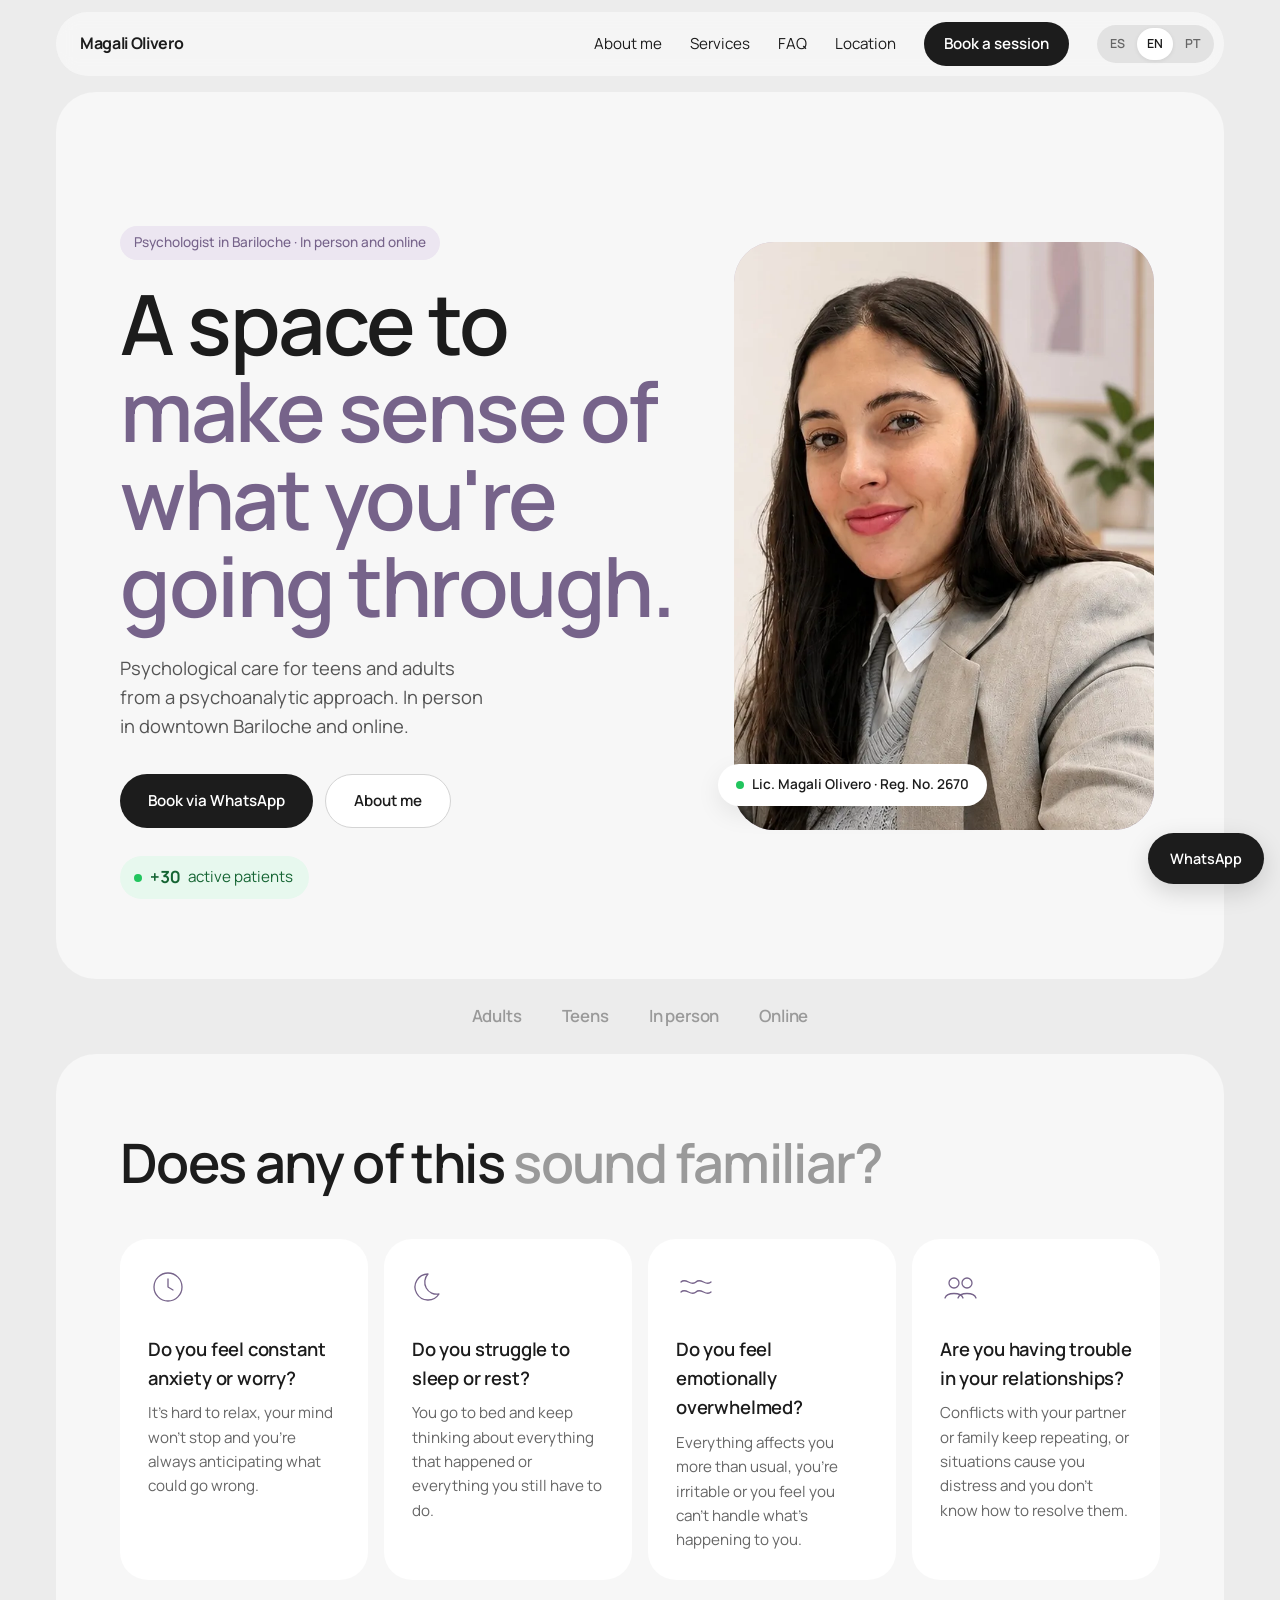
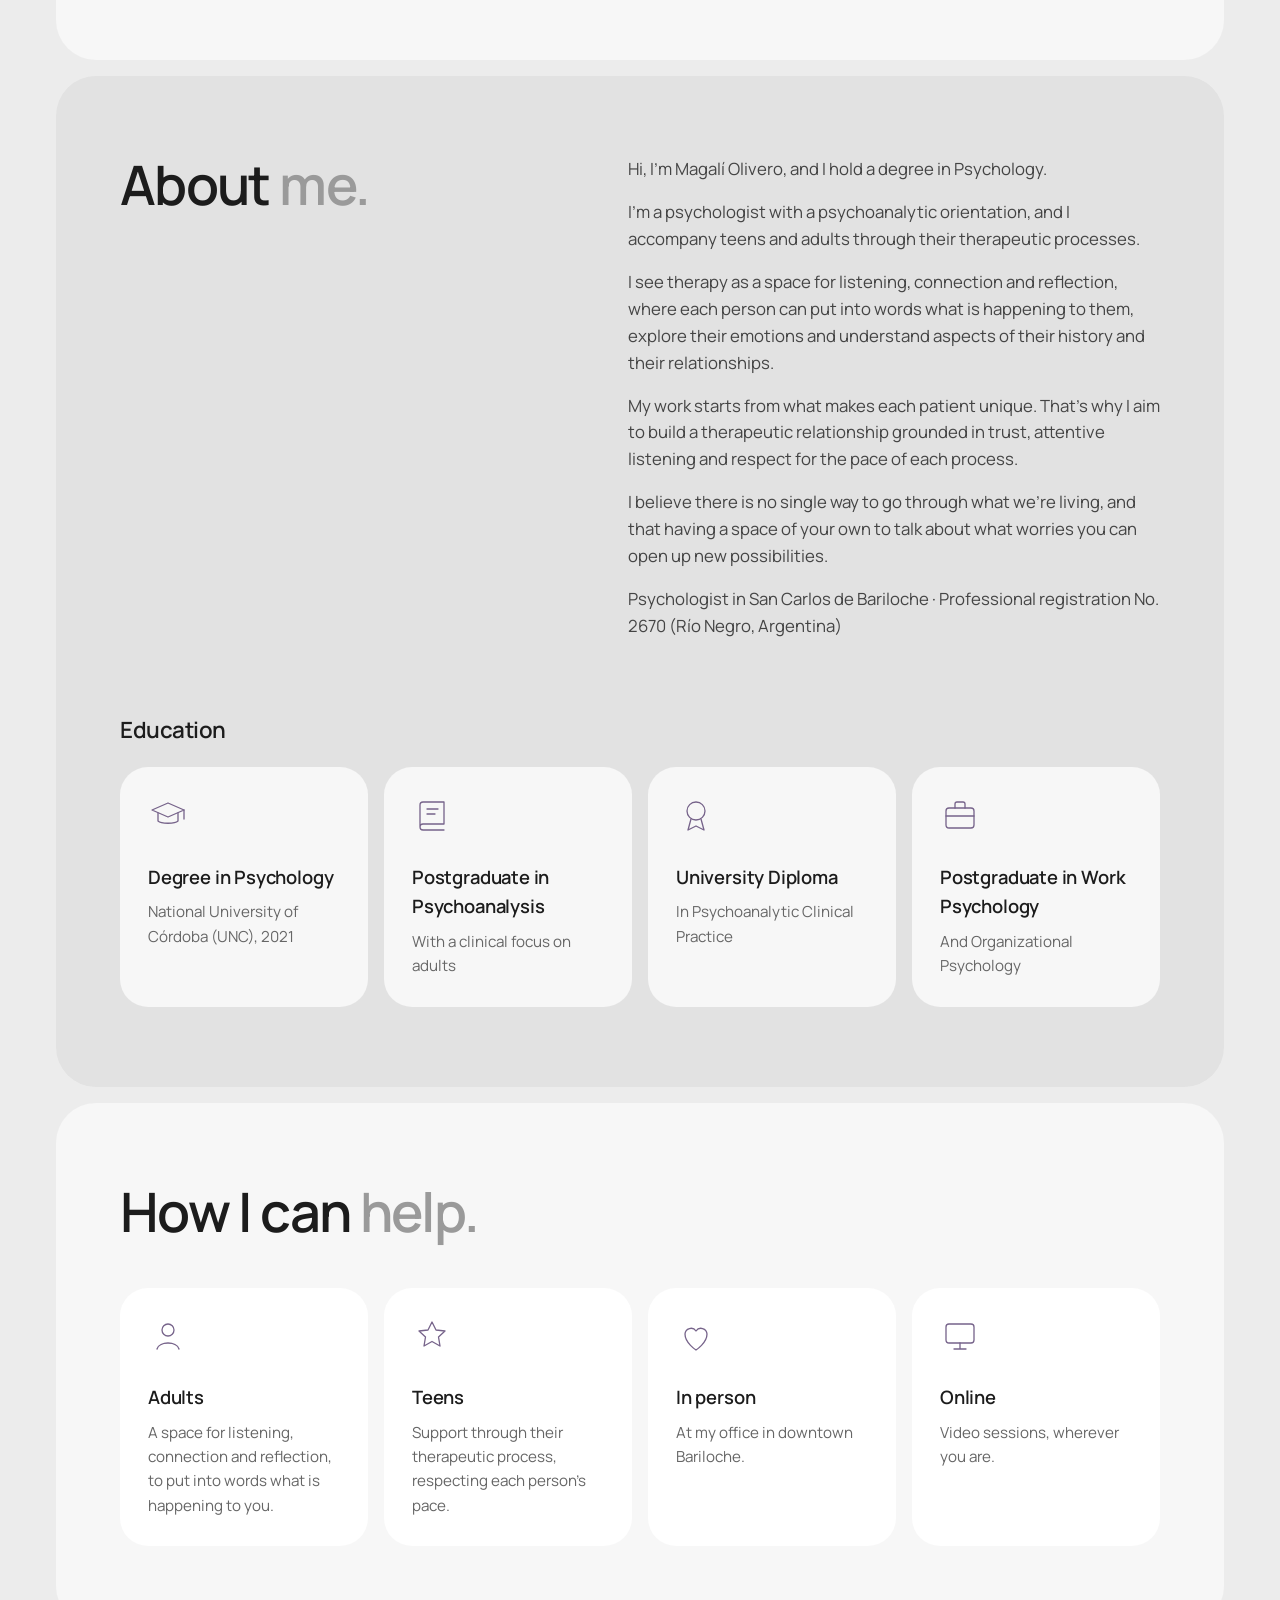
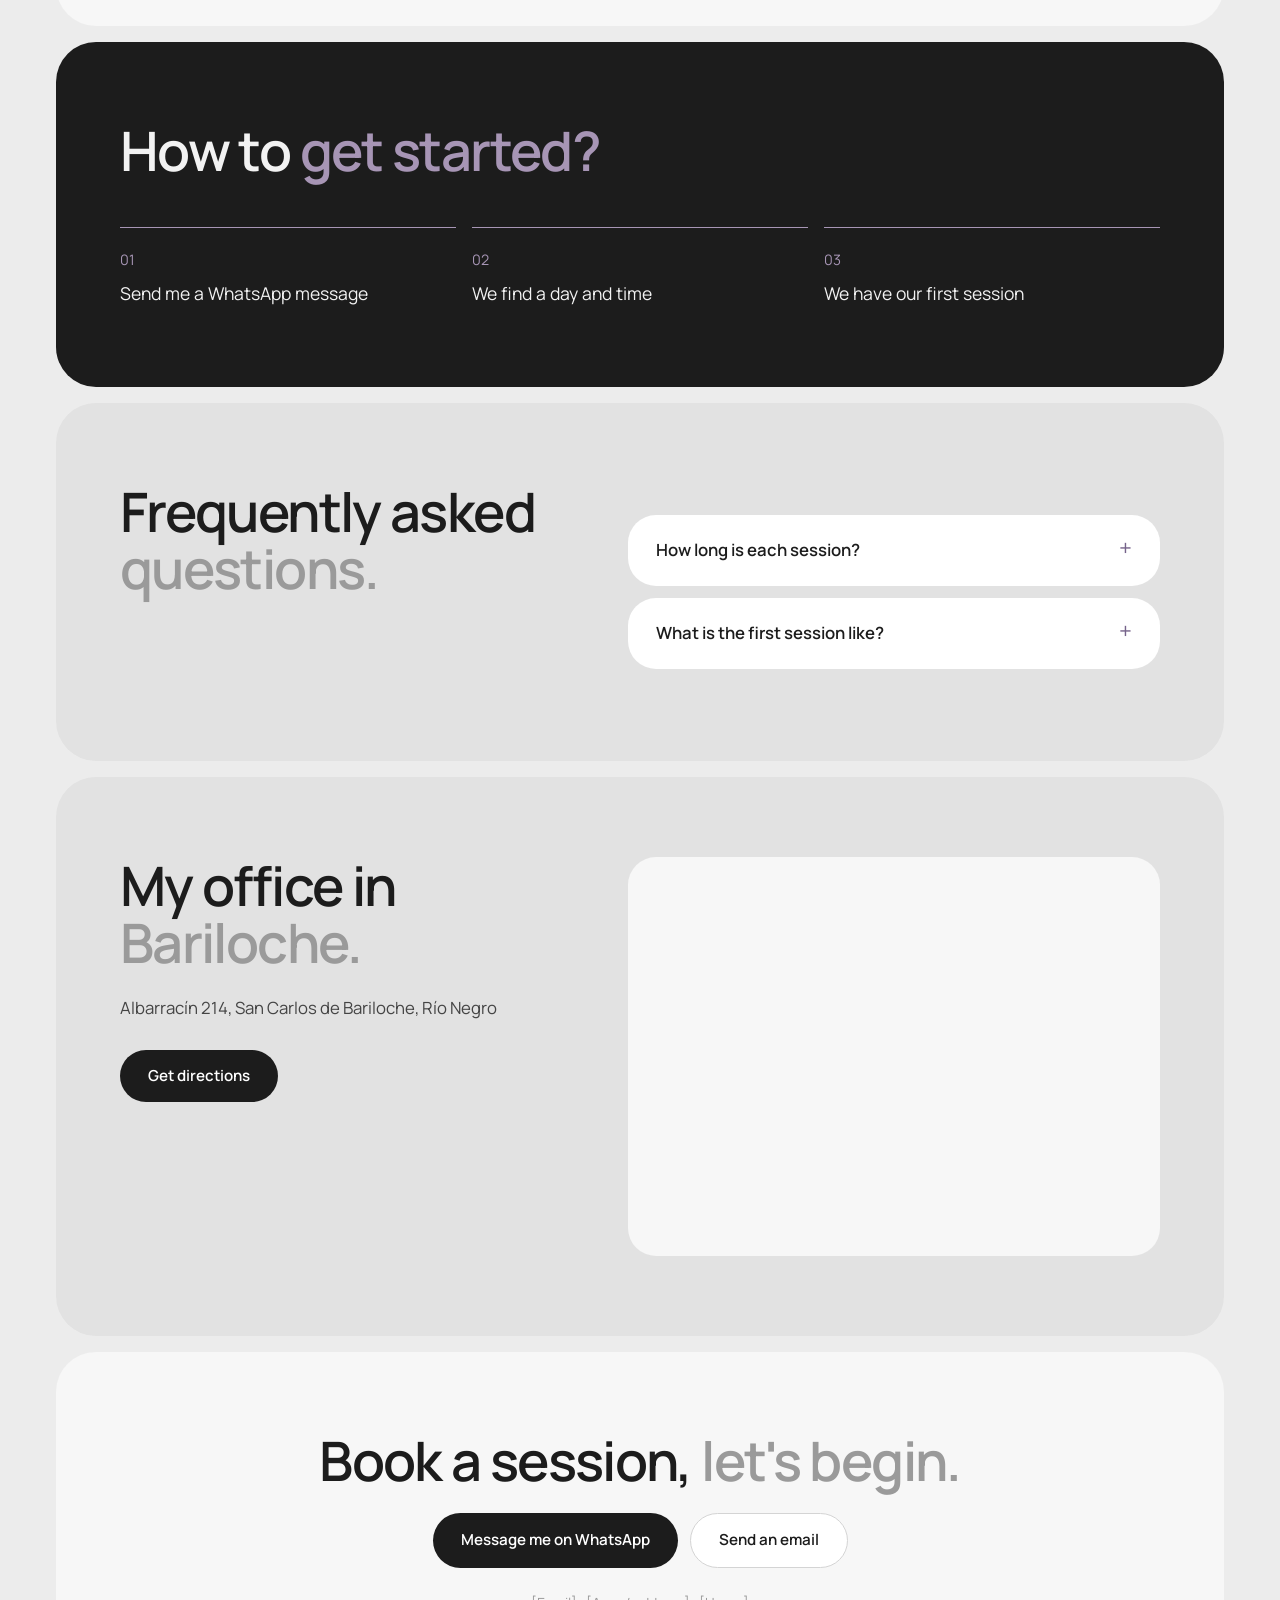
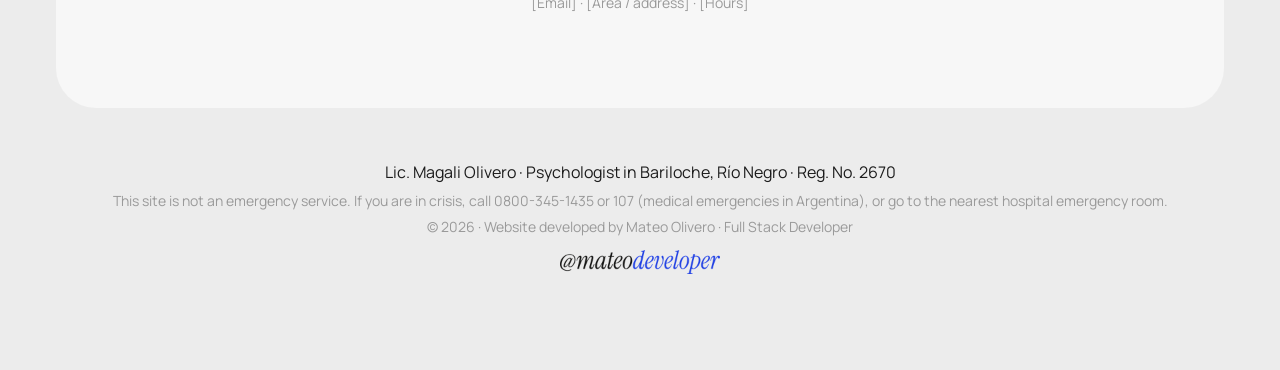
<file: docs/index.html>
<!doctype html>
<html lang="es">
<head>
  <meta charset="utf-8">
  <meta name="viewport" content="width=device-width, initial-scale=1">
  <!--
    SEO. TODO antes de publicar: reemplazar https://magaliolivero.com.ar/ por el dominio real
    en este bloque, en el JSON-LD de abajo, en robots.txt y en sitemap.xml.
  -->
  <title data-i18n="meta.title">Psicóloga en Bariloche · Lic. Magali Olivero | Terapia presencial y online</title>
  <meta name="description" data-i18n-attr="content:meta.desc" content="Psicóloga en San Carlos de Bariloche (M.P. 2670). Terapia para adolescentes y adultos, presencial en el centro de Bariloche y online. Pedí tu turno por WhatsApp.">
  <link rel="canonical" href="https://magaliolivero.com.ar/">
  <meta name="robots" content="index, follow">
  <meta name="geo.region" content="AR-R">
  <meta name="geo.placename" content="San Carlos de Bariloche">
  <meta name="geo.position" content="-41.1391;-71.3075">
  <meta name="ICBM" content="-41.1391, -71.3075">
  <meta name="theme-color" content="#ececec">
  <link rel="icon" href="assets/img/favicon.svg" type="image/svg+xml">

  <!-- Versiones por idioma -->
  <link rel="alternate" hreflang="es" href="https://magaliolivero.com.ar/">
  <link rel="alternate" hreflang="en" href="https://magaliolivero.com.ar/?lang=en">
  <link rel="alternate" hreflang="pt" href="https://magaliolivero.com.ar/?lang=pt">
  <link rel="alternate" hreflang="x-default" href="https://magaliolivero.com.ar/">

  <!-- Vista previa al compartir el link (WhatsApp, Facebook, Instagram, etc.) -->
  <meta property="og:type" content="website">
  <meta property="og:site_name" content="Lic. Magali Olivero · Psicóloga">
  <meta property="og:title" content="Psicóloga en Bariloche · Lic. Magali Olivero">
  <meta property="og:description" content="Terapia para adolescentes y adultos, presencial en Bariloche y online. Pedí tu turno por WhatsApp.">
  <meta property="og:url" content="https://magaliolivero.com.ar/">
  <meta property="og:image" content="https://magaliolivero.com.ar/assets/img/og-magali.jpg">
  <meta property="og:image:width" content="1200">
  <meta property="og:image:height" content="630">
  <meta property="og:image:alt" content="Lic. Magali Olivero, psicóloga en Bariloche">
  <meta property="og:locale" content="es_AR">
  <meta property="og:locale:alternate" content="en_US">
  <meta property="og:locale:alternate" content="pt_BR">
  <meta name="twitter:card" content="summary_large_image">

  <!-- Datos estructurados para Google (negocio local).
       Si cambia la dirección, actualizarla acá y en CONSULTORIO_DIRECCION (js/main.js) -->
  <script type="application/ld+json">
  {
    "@context": "https://schema.org",
    "@type": "MedicalBusiness",
    "@id": "https://magaliolivero.com.ar/#consultorio",
    "name": "Lic. Magali Olivero · Psicóloga",
    "description": "Psicóloga en San Carlos de Bariloche. Terapia para adolescentes y adultos desde una orientación psicoanalítica, presencial en Bariloche y online.",
    "url": "https://magaliolivero.com.ar/",
    "image": "https://magaliolivero.com.ar/assets/img/og-magali.jpg",
    "telephone": "+5492944652915",
    "address": {
      "@type": "PostalAddress",
      "streetAddress": "Albarracín 214",
      "addressLocality": "San Carlos de Bariloche",
      "addressRegion": "Río Negro",
      "postalCode": "R8400",
      "addressCountry": "AR"
    },
    "geo": { "@type": "GeoCoordinates", "latitude": -41.1391, "longitude": -71.3075 },
    "areaServed": [
      { "@type": "City", "name": "San Carlos de Bariloche" },
      { "@type": "AdministrativeArea", "name": "Río Negro" }
    ],
    "availableLanguage": "Spanish",
    "hasMap": "https://www.google.com/maps/search/?api=1&query=Albarrac%C3%ADn%20214%2C%20San%20Carlos%20de%20Bariloche",
    "employee": {
      "@type": "Person",
      "name": "Magali Olivero",
      "honorificPrefix": "Lic.",
      "jobTitle": "Psicóloga",
      "hasCredential": {
        "@type": "EducationalOccupationalCredential",
        "credentialCategory": "Matrícula profesional",
        "identifier": "M.P. 2670"
      }
    }
  }
  </script>
  <link rel="preconnect" href="https://fonts.googleapis.com">
  <link rel="preconnect" href="https://fonts.gstatic.com" crossorigin>
  <link href="https://fonts.googleapis.com/css2?family=Manrope:wght@400;500;600;700&display=swap" rel="stylesheet">
  <link rel="stylesheet" href="css/styles.css">
</head>
<body>
  <!--
    Idiomas: el español se edita acá, en el HTML.
    Las traducciones al inglés y portugués están en js/i18n.js, con las mismas claves de data-i18n.
  -->

  <!-- 1. Encabezado -->
  <header class="site-header">
    <a class="brand" href="#inicio">Magali Olivero</a>
    <div class="header-right">
      <div class="lang-switch" role="group" aria-label="Idioma / Language / Idioma">
        <button type="button" data-lang="es" lang="es" aria-label="Español">ES</button>
        <button type="button" data-lang="en" lang="en" aria-label="English">EN</button>
        <button type="button" data-lang="pt" lang="pt" aria-label="Português">PT</button>
      </div>
      <button class="nav-toggle" data-i18n-attr="aria-label:nav.menu" aria-label="Abrir menú" aria-expanded="false">☰</button>
      <nav class="nav">
        <a href="#sobre-mi" data-i18n="nav.about">Sobre mí</a>
        <a href="#servicios" data-i18n="nav.services">Servicios</a>
        <a href="#faq" data-i18n="nav.faq">Preguntas</a>
        <a href="#ubicacion" data-i18n="nav.location">Ubicación</a>
        <a href="#contacto" class="btn btn-dark btn-small" data-i18n="nav.book">Pedir turno</a>
      </nav>
    </div>
  </header>

  <main class="container">
    <!-- 2. Portada -->
    <section id="inicio" class="block hero">
      <div>
        <h1>
          <span class="eyebrow" data-i18n="hero.eyebrow">Psicóloga en Bariloche · Presencial y online</span>
          <span class="h1-text" data-i18n="hero.title">Un espacio para <span class="muted">pensar lo que te pasa.</span></span>
        </h1>
        <p class="lead" data-i18n="hero.lead">Atención psicológica para adolescentes y adultos desde una orientación psicoanalítica. Presencial en el centro de Bariloche y online.</p>
        <div class="actions">
          <a class="btn btn-dark js-whatsapp" href="#" data-i18n="hero.cta">Pedir turno por WhatsApp</a>
          <a class="btn btn-light" href="#sobre-mi" data-i18n="hero.more">Conoceme</a>
        </div>
        <!-- El número se cambia en PACIENTES_ACTIVOS (js/main.js) -->
        <p class="stat"><span class="dot"></span><strong class="js-pacientes">+30</strong> <span data-i18n="hero.patients">pacientes activos</span></p>
      </div>
      <div class="portrait">
        <!-- Si la foto no carga, quedan visibles las iniciales -->
        <div class="portrait-photo" aria-hidden="true">MO</div>
        <picture>
          <source srcset="assets/img/magali-cuerpo.webp" type="image/webp">
          <img class="portrait-img" src="assets/img/magali-cuerpo.jpg" alt="Lic. Magali Olivero, psicóloga en Bariloche" width="700" height="1208" fetchpriority="high" decoding="async" onerror="this.remove()">
        </picture>
        <span class="pill-tag"><span class="dot"></span><span data-i18n="hero.tag">Lic. Magali Olivero · M.P. 2670</span></span>
      </div>
    </section>

    <!-- Modalidades (en lugar de la fila de logos) -->
    <div class="chips">
      <span data-i18n="chip.adults">Adultos</span><span data-i18n="chip.teens">Adolescentes</span><span data-i18n="chip.inperson">Presencial</span><span data-i18n="chip.online">Online</span>
    </div>

    <!-- 3. ¿Te pasa esto? -->
    <section id="motivos" class="block">
      <h2 data-i18n="reasons.title">¿Te pasa algo <span class="muted">de esto?</span></h2>
      <ul class="grid-4">
        <li>
          <svg class="icon" viewBox="0 0 40 40" aria-hidden="true"><circle cx="20" cy="20" r="14"/><path d="M20 12v8l5 3"/></svg>
          <h3 data-i18n="reasons.1.t">¿Sentís ansiedad o preocupación constante?</h3><p data-i18n="reasons.1.d">Te cuesta relajarte, tu cabeza no para y siempre estás anticipando lo que puede salir mal.</p>
        </li>
        <li>
          <svg class="icon" viewBox="0 0 40 40" aria-hidden="true"><path d="M27 27A12 12 0 0 1 16 7a13 13 0 1 0 11 20z"/></svg>
          <h3 data-i18n="reasons.2.t">¿Te cuesta dormir o descansar?</h3><p data-i18n="reasons.2.d">Te acostás y seguís pensando en todo lo que pasó o en lo que tenés pendiente.</p>
        </li>
        <li>
          <svg class="icon" viewBox="0 0 40 40" aria-hidden="true"><path d="M5 15c5-5 10 5 15 0s10 5 15 0M5 25c5-5 10 5 15 0s10 5 15 0"/></svg>
          <h3 data-i18n="reasons.3.t">¿Te sentís desbordado/a emocionalmente?</h3><p data-i18n="reasons.3.d">Todo te afecta más de lo habitual, estás irritable o sentís que no podés manejar lo que te pasa.</p>
        </li>
        <li>
          <svg class="icon" viewBox="0 0 40 40" aria-hidden="true"><circle cx="14" cy="16" r="5"/><circle cx="27" cy="16" r="5"/><path d="M5 31c2-6 16-6 18 0M18 31c2-6 16-6 18 0"/></svg>
          <h3 data-i18n="reasons.4.t">¿Tenés dificultades en tus relaciones?</h3><p data-i18n="reasons.4.d">Se repiten conflictos de pareja, familiares o situaciones que te generan malestar y no sabés cómo resolverlas.</p>
        </li>
      </ul>
    </section>

    <!-- 4. Sobre mí -->
    <section id="sobre-mi" class="block alt">
      <div class="split">
        <h2 data-i18n="about.title">Sobre <span class="muted">mí.</span></h2>
        <div>
          <!-- Presentación escrita por Magali -->
          <p data-i18n="about.p1">Hola, soy Magalí Olivero, Licenciada en Psicología.</p>
          <p data-i18n="about.p2">Soy psicóloga y trabajo desde una orientación psicoanalítica, acompañando a adolescentes y adultos en sus procesos terapéuticos.</p>
          <p data-i18n="about.p3">Entiendo la terapia como un espacio de escucha, encuentro y reflexión, donde cada persona pueda poner en palabras aquello que le sucede, explorar sus emociones y comprender aspectos de su historia y de sus vínculos.</p>
          <p data-i18n="about.p4">Mi trabajo parte de la singularidad de cada paciente. Por eso, busco construir un vínculo terapéutico basado en la confianza, la escucha atenta y el respeto por los tiempos de cada proceso.</p>
          <p data-i18n="about.p5">Considero que no hay una única manera de transitar lo que nos pasa, y que contar con un espacio propio para hablar de aquello que nos preocupa puede abrir nuevas posibilidades.</p>
          <p class="small" data-i18n="about.license">Psicóloga en San Carlos de Bariloche · Matrícula N.º 2670</p>
        </div>
      </div>

      <h3 class="subhead" data-i18n="about.edu">Formación</h3>
      <ul class="grid-4">
        <li>
          <svg class="icon" viewBox="0 0 40 40" aria-hidden="true"><path d="M4 15 20 8l16 7-16 7z"/><path d="M10 18v8c3 3 17 3 20 0v-8M36 15v9"/></svg>
          <h3 data-i18n="about.edu.1.t">Licenciatura en Psicología</h3><p data-i18n="about.edu.1.d">Universidad Nacional de Córdoba (UNC), 2021</p>
        </li>
        <li>
          <svg class="icon" viewBox="0 0 40 40" aria-hidden="true"><path d="M8 32V10a3 3 0 0 1 3-3h21v22H11a3 3 0 0 0-3 3zm0 0a3 3 0 0 0 3 3h21"/><path d="M15 14h11M15 19h8"/></svg>
          <h3 data-i18n="about.edu.2.t">Posgrado en Psicoanálisis</h3><p data-i18n="about.edu.2.d">Con atención clínica en adultos</p>
        </li>
        <li>
          <svg class="icon" viewBox="0 0 40 40" aria-hidden="true"><circle cx="20" cy="16" r="9"/><path d="M15 24l-3 11 8-4 8 4-3-11"/></svg>
          <h3 data-i18n="about.edu.3.t">Diplomatura Universitaria</h3><p data-i18n="about.edu.3.d">En Clínica Psicoanalítica</p>
        </li>
        <li>
          <svg class="icon" viewBox="0 0 40 40" aria-hidden="true"><rect x="6" y="13" width="28" height="20" rx="3"/><path d="M15 13V9a2 2 0 0 1 2-2h6a2 2 0 0 1 2 2v4M6 21h28"/></svg>
          <h3 data-i18n="about.edu.4.t">Posgrado en Psicología Laboral</h3><p data-i18n="about.edu.4.d">Y Organizacional</p>
        </li>
      </ul>

    </section>

    <!-- 5. Servicios -->
    <section id="servicios" class="block">
      <h2 data-i18n="services.title">Cómo puedo <span class="muted">ayudarte.</span></h2>
      <ul class="grid-4">
        <li>
          <svg class="icon" viewBox="0 0 40 40" aria-hidden="true"><circle cx="20" cy="14" r="6"/><path d="M9 33c2-8 20-8 22 0"/></svg>
          <h3 data-i18n="services.1.t">Adultos</h3><p data-i18n="services.1.d">Un espacio de escucha, encuentro y reflexión para poner en palabras aquello que te sucede.</p>
        </li>
        <li>
          <svg class="icon" viewBox="0 0 40 40" aria-hidden="true"><path d="M20 6l4 8 9 1-6.5 6 1.5 9-8-4.5L12 30l1.5-9L7 15l9-1z"/></svg>
          <h3 data-i18n="services.2.t">Adolescentes</h3><p data-i18n="services.2.d">Acompañamiento en sus procesos terapéuticos, con respeto por los tiempos de cada uno.</p>
        </li>
        <li>
          <svg class="icon" viewBox="0 0 40 40" aria-hidden="true"><path d="M20 34s-11-7-11-16a6 6 0 0 1 11-3 6 6 0 0 1 11 3c0 9-11 16-11 16z"/></svg>
          <h3 data-i18n="services.4.t">Presencial</h3><p data-i18n="services.4.d">En mi consultorio, en el centro de Bariloche.</p>
        </li>
        <li>
          <svg class="icon" viewBox="0 0 40 40" aria-hidden="true"><rect x="6" y="8" width="28" height="19" rx="3"/><path d="M14 33h12M20 27v6"/></svg>
          <h3 data-i18n="services.5.t">Online</h3><p data-i18n="services.5.d">Sesiones por videollamada, desde donde estés.</p>
        </li>
      </ul>
    </section>

    <!-- 6. Primer encuentro -->
    <section id="como-trabajo" class="block dark">
      <h2 data-i18n="steps.title">¿Cómo <span class="muted">empezar?</span></h2>
      <ol class="steps"><li data-i18n="steps.1">Me escribís por WhatsApp</li><li data-i18n="steps.2">Coordinamos día y horario</li><li data-i18n="steps.3">Tenemos la primera sesión</li></ol>
    </section>

    <!-- 7. Preguntas frecuentes -->
    <section id="faq" class="block alt split">
      <h2 data-i18n="faq.title">Preguntas <span class="muted">frecuentes.</span></h2>
      <div class="faq">
        <details><summary data-i18n="faq.2.q">¿Cuánto dura cada sesión?</summary><p data-i18n="faq.a">[Respuesta]</p></details>
        <details><summary data-i18n="faq.3.q">¿Cómo es la primera sesión?</summary><p data-i18n="faq.a">[Respuesta]</p></details>
      </div>
    </section>

    <!-- Ubicación del consultorio -->
    <!-- La dirección se cambia en un solo lugar: CONSULTORIO_DIRECCION en js/main.js -->
    <section id="ubicacion" class="block alt split">
      <div>
        <h2 data-i18n="location.title">Consultorio en <span class="muted">Bariloche.</span></h2>
        <address class="address"><span class="js-direccion">Albarracín 214, San Carlos de Bariloche, Río Negro</span></address>
        <a class="btn btn-dark js-como-llegar" href="#" target="_blank" rel="noopener" data-i18n="location.cta">Cómo llegar</a>
      </div>
      <div class="map">
        <iframe class="js-mapa" data-i18n-attr="title:location.map" title="Mapa del consultorio en Google Maps" loading="lazy" referrerpolicy="no-referrer-when-downgrade" allowfullscreen></iframe>
      </div>
    </section>

    <!-- 8. Contacto -->
    <section id="contacto" class="block contact">
      <h2 data-i18n="contact.title">Pedí tu turno, <span class="muted">empecemos.</span></h2>
      <div class="actions">
        <a class="btn btn-dark js-whatsapp" href="#" data-i18n="contact.wa">Escribime por WhatsApp</a>
        <a class="btn btn-light" href="mailto:[email]" data-i18n="contact.email">Enviar un email</a>
      </div>
      <p class="small" data-i18n="contact.info">[Email] · [Zona / dirección] · [Horarios]</p>
    </section>
  </main>

  <!-- 9. Pie -->
  <footer class="site-footer">
    <p data-i18n="footer.name">Lic. Magali Olivero · Psicóloga en Bariloche, Río Negro · M.P. 2670</p>
    <p class="small" data-i18n="footer.crisis">Este sitio no es un servicio de emergencias. Si estás en crisis, llamá al 135 (CABA y GBA) o al 0800-345-1435, o acercate a la guardia más cercana.</p>
    <p class="small">© <span id="year"></span> · <span data-i18n="footer.dev">Sitio desarrollado por Mateo Olivero · Full Stack Developer</span></p>
    <img class="dev-signature" src="assets/img/firma-mateo.png" alt="Firma de Mateo Olivero (@mateodeveloper)" width="160" height="24" loading="lazy" decoding="async">
  </footer>

  <a class="whatsapp-float js-whatsapp" href="#" aria-label="WhatsApp">WhatsApp</a>
  <script src="js/i18n.js"></script>
  <script src="js/main.js"></script>
</body>
</html>
</file>
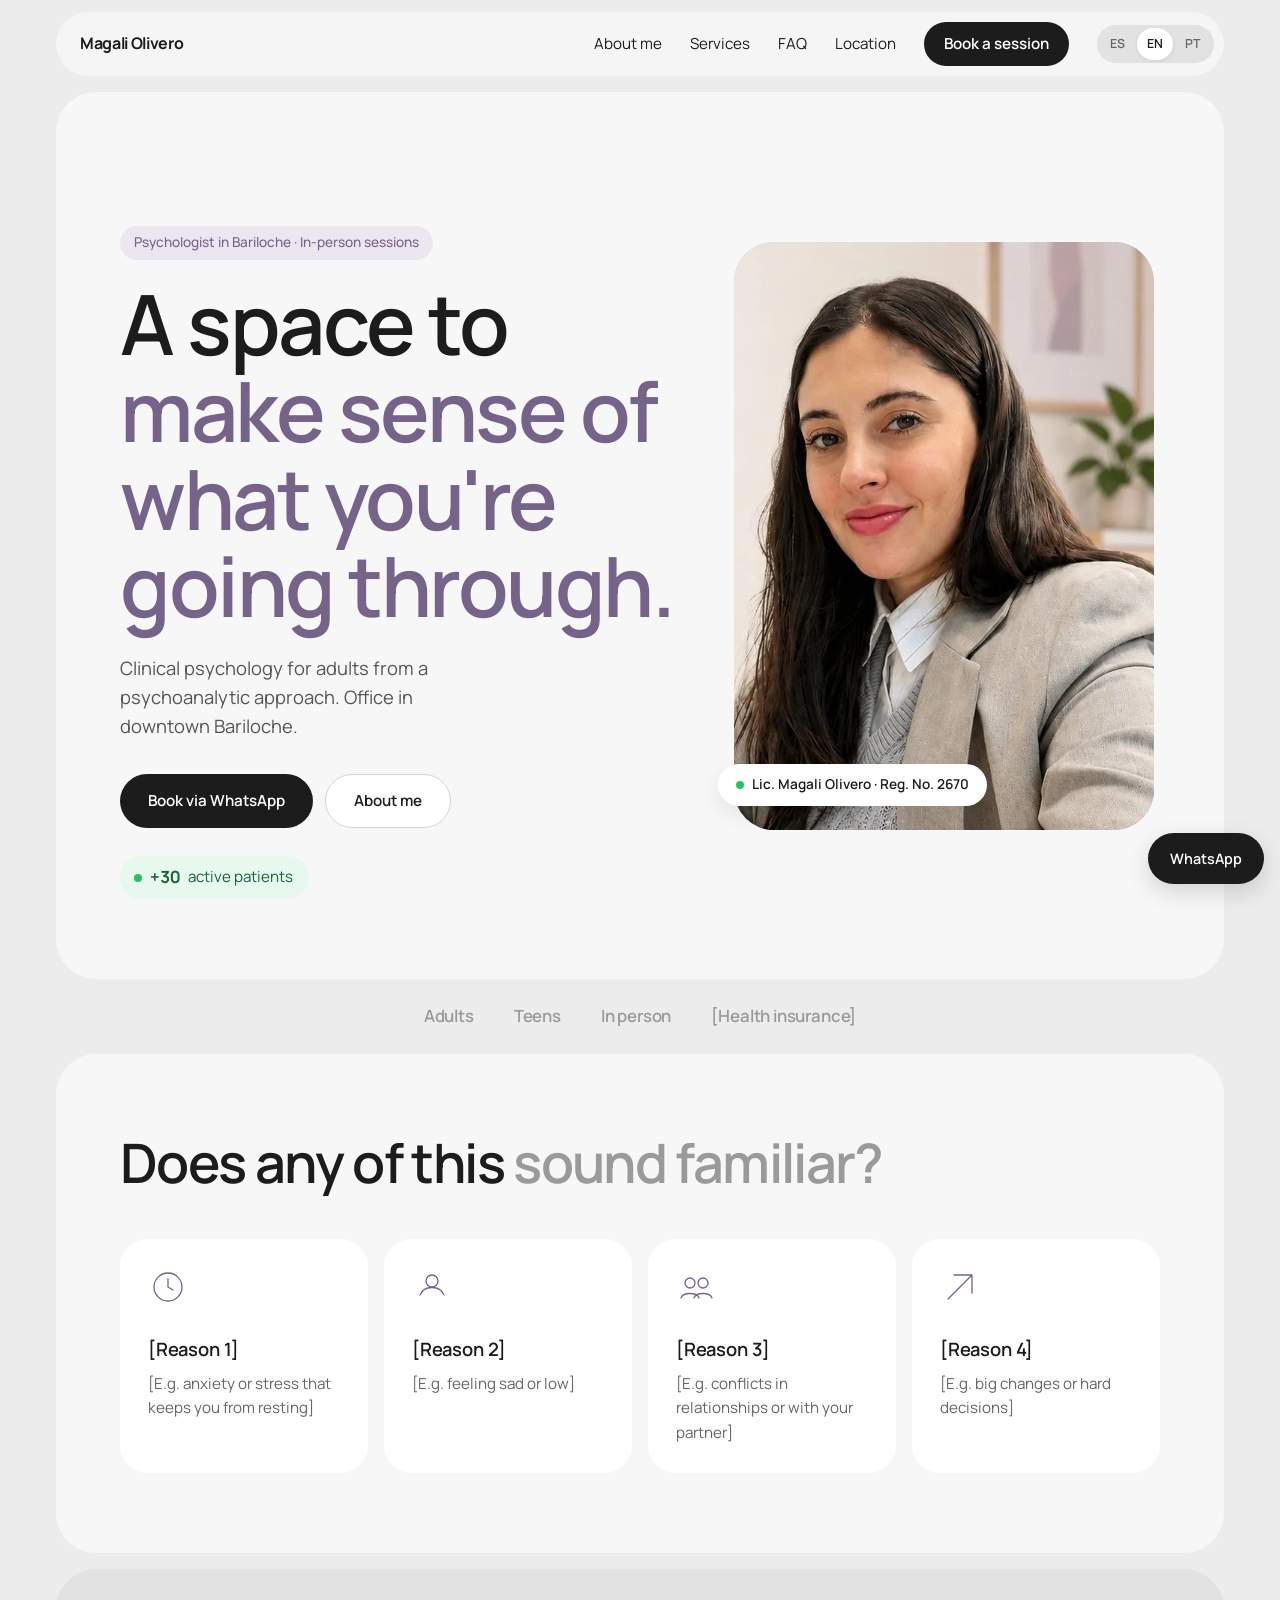
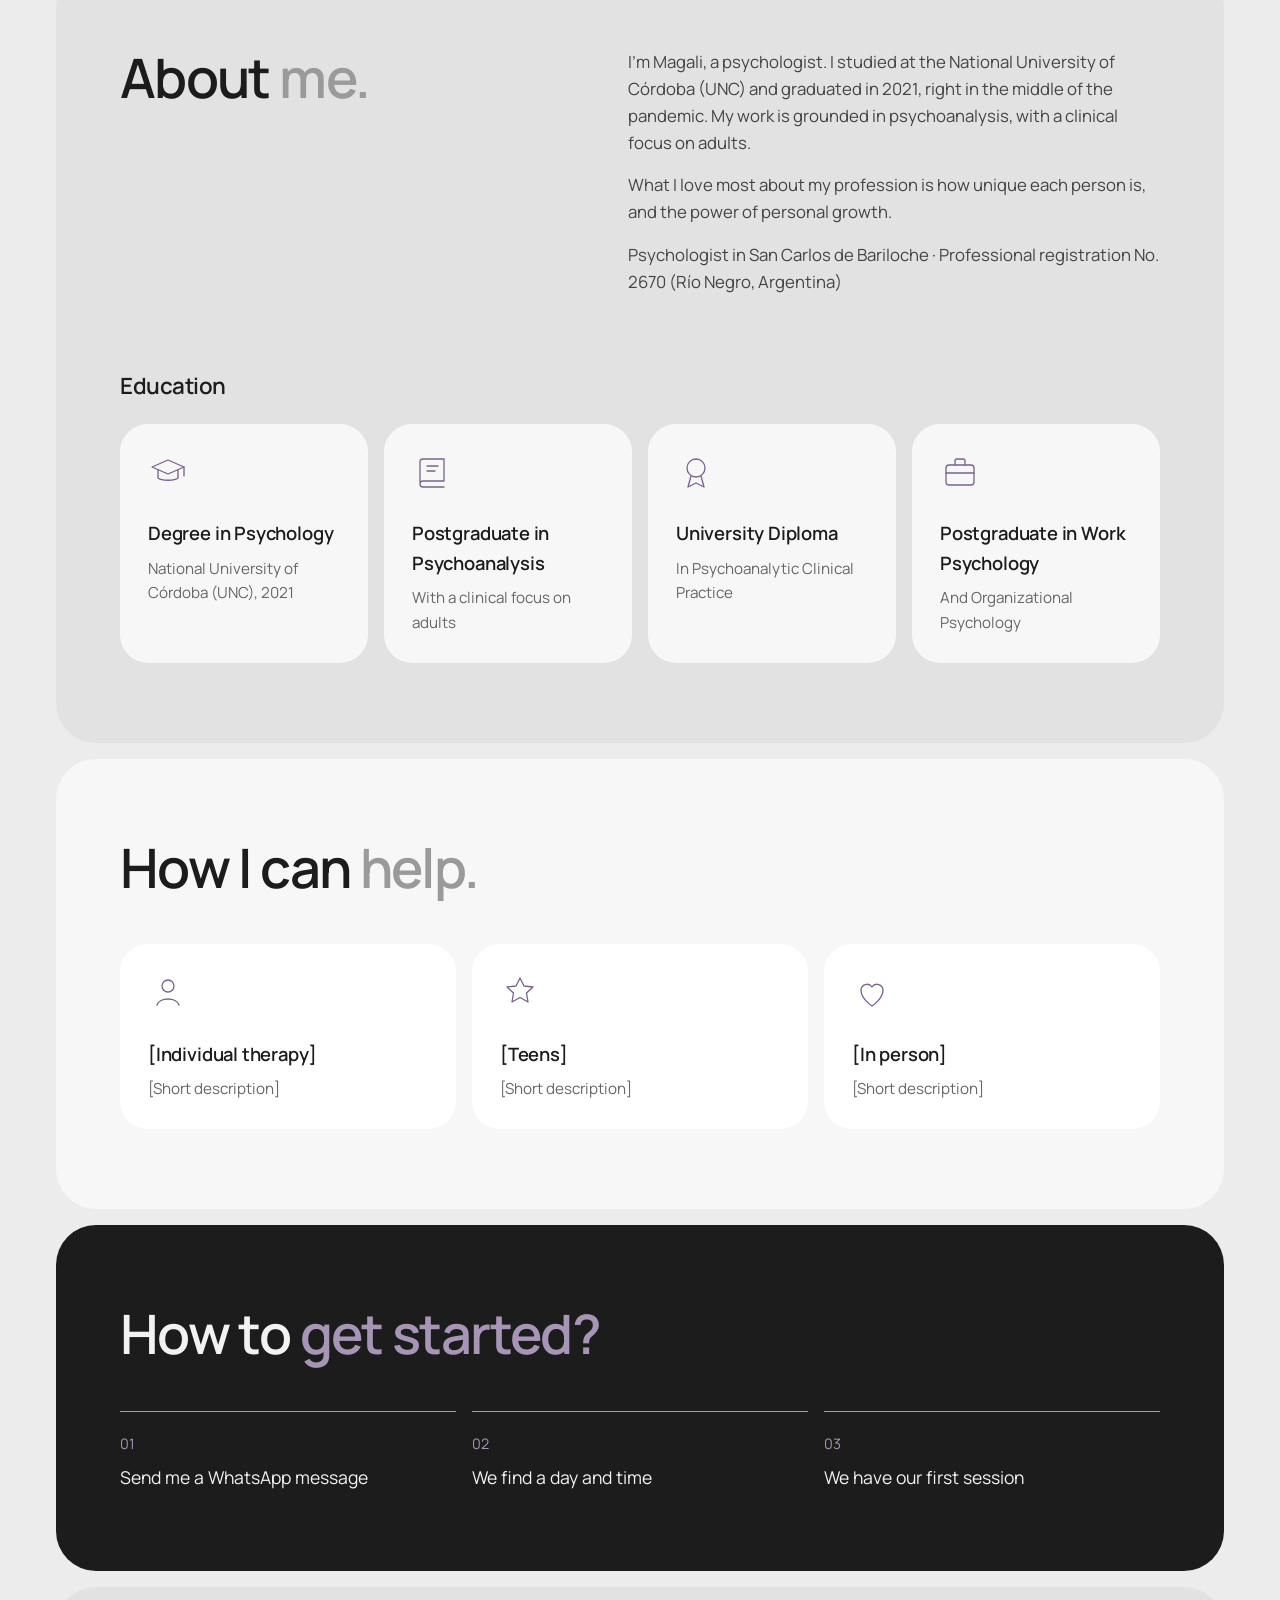
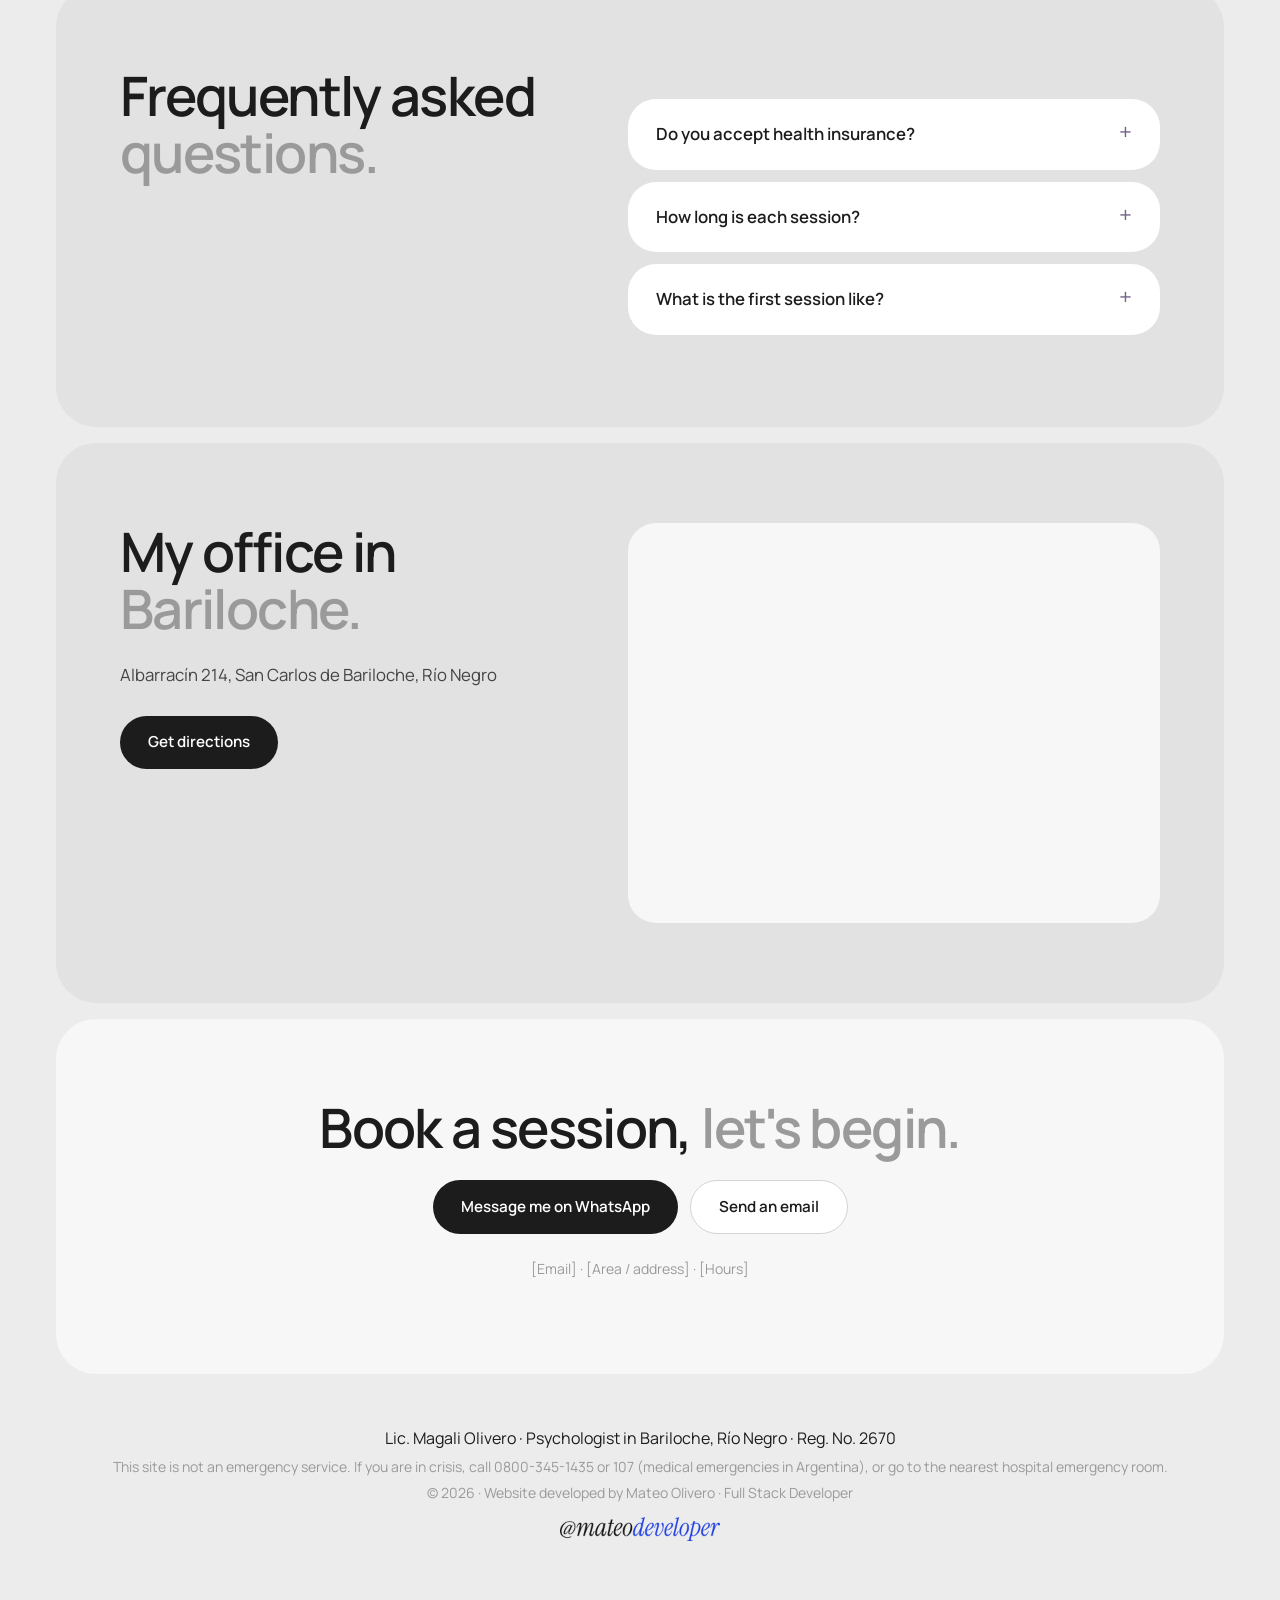
<file: site/index.html>
<!doctype html>
<html lang="es">
<head>
  <meta charset="utf-8">
  <meta name="viewport" content="width=device-width, initial-scale=1">
  <!--
    SEO. TODO antes de publicar: reemplazar https://magaliolivero.com.ar/ por el dominio real
    en este bloque, en el JSON-LD de abajo, en robots.txt y en sitemap.xml.
  -->
  <title data-i18n="meta.title">Psicóloga en Bariloche · Lic. Magali Olivero | Terapia presencial</title>
  <meta name="description" data-i18n-attr="content:meta.desc" content="Psicóloga en San Carlos de Bariloche (M.P. 2670). Terapia para adultos y adolescentes, presencial en el centro de Bariloche. Pedí tu turno por WhatsApp.">
  <link rel="canonical" href="https://magaliolivero.com.ar/">
  <meta name="robots" content="index, follow">
  <meta name="geo.region" content="AR-R">
  <meta name="geo.placename" content="San Carlos de Bariloche">
  <meta name="geo.position" content="-41.1391;-71.3075">
  <meta name="ICBM" content="-41.1391, -71.3075">
  <meta name="theme-color" content="#ececec">
  <link rel="icon" href="assets/img/favicon.svg" type="image/svg+xml">

  <!-- Versiones por idioma -->
  <link rel="alternate" hreflang="es" href="https://magaliolivero.com.ar/">
  <link rel="alternate" hreflang="en" href="https://magaliolivero.com.ar/?lang=en">
  <link rel="alternate" hreflang="pt" href="https://magaliolivero.com.ar/?lang=pt">
  <link rel="alternate" hreflang="x-default" href="https://magaliolivero.com.ar/">

  <!-- Vista previa al compartir el link (WhatsApp, Facebook, Instagram, etc.) -->
  <meta property="og:type" content="website">
  <meta property="og:site_name" content="Lic. Magali Olivero · Psicóloga">
  <meta property="og:title" content="Psicóloga en Bariloche · Lic. Magali Olivero">
  <meta property="og:description" content="Terapia para adultos y adolescentes, presencial en Bariloche. Pedí tu turno por WhatsApp.">
  <meta property="og:url" content="https://magaliolivero.com.ar/">
  <meta property="og:image" content="https://magaliolivero.com.ar/assets/img/og-magali.jpg">
  <meta property="og:image:width" content="1200">
  <meta property="og:image:height" content="630">
  <meta property="og:image:alt" content="Lic. Magali Olivero, psicóloga en Bariloche">
  <meta property="og:locale" content="es_AR">
  <meta property="og:locale:alternate" content="en_US">
  <meta property="og:locale:alternate" content="pt_BR">
  <meta name="twitter:card" content="summary_large_image">

  <!-- Datos estructurados para Google (negocio local).
       Si cambia la dirección, actualizarla acá y en CONSULTORIO_DIRECCION (js/main.js) -->
  <script type="application/ld+json">
  {
    "@context": "https://schema.org",
    "@type": "MedicalBusiness",
    "@id": "https://magaliolivero.com.ar/#consultorio",
    "name": "Lic. Magali Olivero · Psicóloga",
    "description": "Psicóloga en San Carlos de Bariloche. Terapia para adultos y adolescentes, presencial en Bariloche.",
    "url": "https://magaliolivero.com.ar/",
    "image": "https://magaliolivero.com.ar/assets/img/og-magali.jpg",
    "telephone": "+5492944652915",
    "address": {
      "@type": "PostalAddress",
      "streetAddress": "Albarracín 214",
      "addressLocality": "San Carlos de Bariloche",
      "addressRegion": "Río Negro",
      "postalCode": "R8400",
      "addressCountry": "AR"
    },
    "geo": { "@type": "GeoCoordinates", "latitude": -41.1391, "longitude": -71.3075 },
    "areaServed": [
      { "@type": "City", "name": "San Carlos de Bariloche" },
      { "@type": "AdministrativeArea", "name": "Río Negro" }
    ],
    "availableLanguage": "Spanish",
    "hasMap": "https://www.google.com/maps/search/?api=1&query=Albarrac%C3%ADn%20214%2C%20San%20Carlos%20de%20Bariloche",
    "employee": {
      "@type": "Person",
      "name": "Magali Olivero",
      "honorificPrefix": "Lic.",
      "jobTitle": "Psicóloga",
      "hasCredential": {
        "@type": "EducationalOccupationalCredential",
        "credentialCategory": "Matrícula profesional",
        "identifier": "M.P. 2670"
      }
    }
  }
  </script>
  <link rel="preconnect" href="https://fonts.googleapis.com">
  <link rel="preconnect" href="https://fonts.gstatic.com" crossorigin>
  <link href="https://fonts.googleapis.com/css2?family=Manrope:wght@400;500;600;700&display=swap" rel="stylesheet">
  <link rel="stylesheet" href="css/styles.css">
</head>
<body>
  <!--
    Idiomas: el español se edita acá, en el HTML.
    Las traducciones al inglés y portugués están en js/i18n.js, con las mismas claves de data-i18n.
  -->

  <!-- 1. Encabezado -->
  <header class="site-header">
    <a class="brand" href="#inicio">Magali Olivero</a>
    <div class="header-right">
      <div class="lang-switch" role="group" aria-label="Idioma / Language / Idioma">
        <button type="button" data-lang="es" lang="es" aria-label="Español">ES</button>
        <button type="button" data-lang="en" lang="en" aria-label="English">EN</button>
        <button type="button" data-lang="pt" lang="pt" aria-label="Português">PT</button>
      </div>
      <button class="nav-toggle" data-i18n-attr="aria-label:nav.menu" aria-label="Abrir menú" aria-expanded="false">☰</button>
      <nav class="nav">
        <a href="#sobre-mi" data-i18n="nav.about">Sobre mí</a>
        <a href="#servicios" data-i18n="nav.services">Servicios</a>
        <a href="#faq" data-i18n="nav.faq">Preguntas</a>
        <a href="#ubicacion" data-i18n="nav.location">Ubicación</a>
        <a href="#contacto" class="btn btn-dark btn-small" data-i18n="nav.book">Pedir turno</a>
      </nav>
    </div>
  </header>

  <main class="container">
    <!-- 2. Portada -->
    <section id="inicio" class="block hero">
      <div>
        <h1>
          <span class="eyebrow" data-i18n="hero.eyebrow">Psicóloga en Bariloche · Atención presencial</span>
          <span class="h1-text" data-i18n="hero.title">Un espacio para <span class="muted">pensar lo que te pasa.</span></span>
        </h1>
        <p class="lead" data-i18n="hero.lead">Atención psicológica clínica para adultos desde un enfoque psicoanalítico. Consultorio en el centro de Bariloche.</p>
        <div class="actions">
          <a class="btn btn-dark js-whatsapp" href="#" data-i18n="hero.cta">Pedir turno por WhatsApp</a>
          <a class="btn btn-light" href="#sobre-mi" data-i18n="hero.more">Conoceme</a>
        </div>
        <!-- El número se cambia en PACIENTES_ACTIVOS (js/main.js) -->
        <p class="stat"><span class="dot"></span><strong class="js-pacientes">+30</strong> <span data-i18n="hero.patients">pacientes activos</span></p>
      </div>
      <div class="portrait">
        <!-- Si la foto no carga, quedan visibles las iniciales -->
        <div class="portrait-photo" aria-hidden="true">MO</div>
        <picture>
          <source srcset="assets/img/magali-cuerpo.webp" type="image/webp">
          <img class="portrait-img" src="assets/img/magali-cuerpo.jpg" alt="Lic. Magali Olivero, psicóloga en Bariloche" width="700" height="1208" fetchpriority="high" decoding="async" onerror="this.remove()">
        </picture>
        <span class="pill-tag"><span class="dot"></span><span data-i18n="hero.tag">Lic. Magali Olivero · M.P. 2670</span></span>
      </div>
    </section>

    <!-- Modalidades (en lugar de la fila de logos) -->
    <div class="chips">
      <span data-i18n="chip.adults">Adultos</span><span data-i18n="chip.teens">Adolescentes</span><span data-i18n="chip.inperson">Presencial</span><span data-i18n="chip.insurance">[Obras sociales]</span>
    </div>

    <!-- 3. ¿Te pasa esto? -->
    <section id="motivos" class="block">
      <h2 data-i18n="reasons.title">¿Te pasa algo <span class="muted">de esto?</span></h2>
      <ul class="grid-4">
        <li>
          <svg class="icon" viewBox="0 0 40 40" aria-hidden="true"><circle cx="20" cy="20" r="14"/><path d="M20 12v8l5 3"/></svg>
          <h3 data-i18n="reasons.1.t">[Motivo 1]</h3><p data-i18n="reasons.1.d">[Ej.: ansiedad o estrés que no te deja descansar]</p>
        </li>
        <li>
          <svg class="icon" viewBox="0 0 40 40" aria-hidden="true"><path d="M8 28c4-10 20-10 24 0"/><circle cx="20" cy="14" r="6"/></svg>
          <h3 data-i18n="reasons.2.t">[Motivo 2]</h3><p data-i18n="reasons.2.d">[Ej.: momentos de tristeza o desánimo]</p>
        </li>
        <li>
          <svg class="icon" viewBox="0 0 40 40" aria-hidden="true"><circle cx="14" cy="16" r="5"/><circle cx="27" cy="16" r="5"/><path d="M5 31c2-6 16-6 18 0M18 31c2-6 16-6 18 0"/></svg>
          <h3 data-i18n="reasons.3.t">[Motivo 3]</h3><p data-i18n="reasons.3.d">[Ej.: conflictos en vínculos o en la pareja]</p>
        </li>
        <li>
          <svg class="icon" viewBox="0 0 40 40" aria-hidden="true"><path d="M8 32 32 8M14 8h18v18"/></svg>
          <h3 data-i18n="reasons.4.t">[Motivo 4]</h3><p data-i18n="reasons.4.d">[Ej.: cambios o decisiones difíciles]</p>
        </li>
      </ul>
    </section>

    <!-- 4. Sobre mí -->
    <section id="sobre-mi" class="block alt">
      <div class="split">
        <h2 data-i18n="about.title">Sobre <span class="muted">mí.</span></h2>
        <div>
          <p data-i18n="about.text">Soy Magali, psicóloga. Estudié en la Universidad Nacional de Córdoba (UNC) y me recibí en 2021, en plena pandemia. Trabajo desde el psicoanálisis, con atención clínica en adultos.</p>
          <p data-i18n="about.text2">Lo que más me gusta de mi profesión es lo singular de cada persona y el poder del crecimiento personal.</p>
          <p class="small" data-i18n="about.license">Psicóloga en San Carlos de Bariloche · Matrícula N.º 2670</p>
        </div>
      </div>

      <h3 class="subhead" data-i18n="about.edu">Formación</h3>
      <ul class="grid-4">
        <li>
          <svg class="icon" viewBox="0 0 40 40" aria-hidden="true"><path d="M4 15 20 8l16 7-16 7z"/><path d="M10 18v8c3 3 17 3 20 0v-8M36 15v9"/></svg>
          <h3 data-i18n="about.edu.1.t">Licenciatura en Psicología</h3><p data-i18n="about.edu.1.d">Universidad Nacional de Córdoba (UNC), 2021</p>
        </li>
        <li>
          <svg class="icon" viewBox="0 0 40 40" aria-hidden="true"><path d="M8 32V10a3 3 0 0 1 3-3h21v22H11a3 3 0 0 0-3 3zm0 0a3 3 0 0 0 3 3h21"/><path d="M15 14h11M15 19h8"/></svg>
          <h3 data-i18n="about.edu.2.t">Posgrado en Psicoanálisis</h3><p data-i18n="about.edu.2.d">Con atención clínica en adultos</p>
        </li>
        <li>
          <svg class="icon" viewBox="0 0 40 40" aria-hidden="true"><circle cx="20" cy="16" r="9"/><path d="M15 24l-3 11 8-4 8 4-3-11"/></svg>
          <h3 data-i18n="about.edu.3.t">Diplomatura Universitaria</h3><p data-i18n="about.edu.3.d">En Clínica Psicoanalítica</p>
        </li>
        <li>
          <svg class="icon" viewBox="0 0 40 40" aria-hidden="true"><rect x="6" y="13" width="28" height="20" rx="3"/><path d="M15 13V9a2 2 0 0 1 2-2h6a2 2 0 0 1 2 2v4M6 21h28"/></svg>
          <h3 data-i18n="about.edu.4.t">Posgrado en Psicología Laboral</h3><p data-i18n="about.edu.4.d">Y Organizacional</p>
        </li>
      </ul>

    </section>

    <!-- 5. Servicios -->
    <section id="servicios" class="block">
      <h2 data-i18n="services.title">Cómo puedo <span class="muted">ayudarte.</span></h2>
      <ul class="grid-4">
        <li>
          <svg class="icon" viewBox="0 0 40 40" aria-hidden="true"><circle cx="20" cy="14" r="6"/><path d="M9 33c2-8 20-8 22 0"/></svg>
          <h3 data-i18n="services.1.t">[Terapia individual]</h3><p data-i18n="services.d">[Descripción breve]</p>
        </li>
        <li>
          <svg class="icon" viewBox="0 0 40 40" aria-hidden="true"><path d="M20 6l4 8 9 1-6.5 6 1.5 9-8-4.5L12 30l1.5-9L7 15l9-1z"/></svg>
          <h3 data-i18n="services.2.t">[Adolescentes]</h3><p data-i18n="services.d">[Descripción breve]</p>
        </li>
        <li>
          <svg class="icon" viewBox="0 0 40 40" aria-hidden="true"><path d="M20 34s-11-7-11-16a6 6 0 0 1 11-3 6 6 0 0 1 11 3c0 9-11 16-11 16z"/></svg>
          <h3 data-i18n="services.4.t">[Presencial]</h3><p data-i18n="services.d">[Descripción breve]</p>
        </li>
      </ul>
    </section>

    <!-- 6. Primer encuentro -->
    <section id="como-trabajo" class="block dark">
      <h2 data-i18n="steps.title">¿Cómo <span class="muted">empezar?</span></h2>
      <ol class="steps"><li data-i18n="steps.1">Me escribís por WhatsApp</li><li data-i18n="steps.2">Coordinamos día y horario</li><li data-i18n="steps.3">Tenemos la primera sesión</li></ol>
    </section>

    <!-- 7. Preguntas frecuentes -->
    <section id="faq" class="block alt split">
      <h2 data-i18n="faq.title">Preguntas <span class="muted">frecuentes.</span></h2>
      <div class="faq">
        <details><summary data-i18n="faq.1.q">¿Atendés por obra social?</summary><p data-i18n="faq.a">[Respuesta]</p></details>
        <details><summary data-i18n="faq.2.q">¿Cuánto dura cada sesión?</summary><p data-i18n="faq.a">[Respuesta]</p></details>
        <details><summary data-i18n="faq.3.q">¿Cómo es la primera sesión?</summary><p data-i18n="faq.a">[Respuesta]</p></details>
      </div>
    </section>

    <!-- Ubicación del consultorio -->
    <!-- La dirección se cambia en un solo lugar: CONSULTORIO_DIRECCION en js/main.js -->
    <section id="ubicacion" class="block alt split">
      <div>
        <h2 data-i18n="location.title">Consultorio en <span class="muted">Bariloche.</span></h2>
        <address class="address"><span class="js-direccion">Albarracín 214, San Carlos de Bariloche, Río Negro</span></address>
        <a class="btn btn-dark js-como-llegar" href="#" target="_blank" rel="noopener" data-i18n="location.cta">Cómo llegar</a>
      </div>
      <div class="map">
        <iframe class="js-mapa" data-i18n-attr="title:location.map" title="Mapa del consultorio en Google Maps" loading="lazy" referrerpolicy="no-referrer-when-downgrade" allowfullscreen></iframe>
      </div>
    </section>

    <!-- 8. Contacto -->
    <section id="contacto" class="block contact">
      <h2 data-i18n="contact.title">Pedí tu turno, <span class="muted">empecemos.</span></h2>
      <div class="actions">
        <a class="btn btn-dark js-whatsapp" href="#" data-i18n="contact.wa">Escribime por WhatsApp</a>
        <a class="btn btn-light" href="mailto:[email]" data-i18n="contact.email">Enviar un email</a>
      </div>
      <p class="small" data-i18n="contact.info">[Email] · [Zona / dirección] · [Horarios]</p>
    </section>
  </main>

  <!-- 9. Pie -->
  <footer class="site-footer">
    <p data-i18n="footer.name">Lic. Magali Olivero · Psicóloga en Bariloche, Río Negro · M.P. 2670</p>
    <p class="small" data-i18n="footer.crisis">Este sitio no es un servicio de emergencias. Si estás en crisis, llamá al 135 (CABA y GBA) o al 0800-345-1435, o acercate a la guardia más cercana.</p>
    <p class="small">© <span id="year"></span> · <span data-i18n="footer.dev">Sitio desarrollado por Mateo Olivero · Full Stack Developer</span></p>
    <img class="dev-signature" src="assets/img/firma-mateo.png" alt="Firma de Mateo Olivero (@mateodeveloper)" width="160" height="24" loading="lazy" decoding="async">
  </footer>

  <a class="whatsapp-float js-whatsapp" href="#" aria-label="WhatsApp">WhatsApp</a>
  <script src="js/i18n.js"></script>
  <script src="js/main.js"></script>
</body>
</html>
</file>
<file: docs/css/styles.css>
/* Estilo minimalista: grises claros, bloques muy redondeados, botones píldora */
:root {
  --color-bg: #ececec;
  --color-block: #f7f7f7;
  --color-block-alt: #e2e2e2;
  --color-text: #1c1c1c;
  --color-muted: #9a9a9a;
  --color-line: #d4d4d4;
  --color-dark: #1c1c1c;
  --color-accent: #a795b5;       /* lila de marca: fondos, detalles, texto sobre oscuro */
  --color-accent-ink: #76638a;   /* lila oscurecido para texto sobre fondo claro (contraste AA) */
  --color-accent-soft: #ece6f1;
  --font-body: "Manrope", system-ui, -apple-system, "Segoe UI", sans-serif;
  --radius-xl: 40px;
  --radius-lg: 28px;
  --max-width: 1200px;
}
* { box-sizing: border-box; }
html { scroll-behavior: smooth; }
body { margin: 0; font-family: var(--font-body); color: var(--color-text); background: var(--color-bg); line-height: 1.6; }
img { max-width: 100%; display: block; }
.container { max-width: var(--max-width); margin: 0 auto; padding: 0 16px; }
.small { font-size: .875rem; color: var(--color-muted); }
.muted { color: var(--color-muted); }
h1 .muted { color: var(--color-accent-ink); }

/* Títulos grandes en dos tonos */
h1, h2 { font-weight: 600; letter-spacing: -.03em; line-height: 1.05; margin: 0 0 24px; }
h1 { font-size: clamp(2.6rem, 7vw, 5.2rem); }
h2 { font-size: clamp(2rem, 4.5vw, 3.4rem); }
.lead { font-size: 1.15rem; color: #555; max-width: 34ch; margin: 0 0 32px; }
h1 .eyebrow { font-size: .85rem; font-weight: 500; letter-spacing: 0; line-height: 1.6; }
.h1-text { display: block; }
.address { font-style: normal; }
.eyebrow { display: inline-block; font-size: .85rem; color: var(--color-accent-ink); background: var(--color-accent-soft); border-radius: 999px; padding: 6px 14px; margin-bottom: 20px; }

/* Bloques */
.block { background: var(--color-block); border-radius: var(--radius-xl); padding: 48px 24px; margin: 16px 0; }
.block.alt { background: var(--color-block-alt); }
.block.dark { background: var(--color-dark); color: #f2f2f2; }
.block.dark .muted { color: var(--color-accent); }
@media (min-width: 768px) { .block { padding: 80px 64px; } }

/* Encabezado */
.site-header { position: sticky; top: 12px; z-index: 10; margin: 12px 16px 0; display: flex; align-items: center; justify-content: space-between; gap: 16px; padding: 10px 10px 10px 24px; background: rgba(247, 247, 247, .85); backdrop-filter: blur(10px); border-radius: 999px; }
@media (min-width: 1232px) { .site-header { margin: 12px auto 0; max-width: calc(var(--max-width) - 32px); } }
.brand { font-weight: 700; color: inherit; text-decoration: none; letter-spacing: -.02em; }
.nav { display: none; gap: 28px; align-items: center; }
.nav.open { display: flex; flex-direction: column; align-items: stretch; position: absolute; top: calc(100% + 8px); left: 0; right: 0; background: var(--color-block); padding: 20px; border-radius: var(--radius-lg); gap: 12px; }
.nav a { color: inherit; text-decoration: none; font-size: .95rem; }
.nav-toggle { background: var(--color-dark); color: #fff; border: 0; width: 44px; height: 44px; border-radius: 50%; font-size: 1.1rem; cursor: pointer; }
@media (min-width: 768px) { .nav { display: flex; } .nav-toggle { display: none; } }

.header-right { display: flex; align-items: center; gap: 12px; }
@media (min-width: 768px) { .header-right { flex-direction: row-reverse; gap: 28px; } }

/* Selector de idioma */
.lang-switch { display: flex; gap: 2px; background: var(--color-block-alt); border-radius: 999px; padding: 3px; }
.lang-switch button { border: 0; background: none; font: inherit; font-size: .78rem; font-weight: 600; color: #666; padding: 6px 10px; border-radius: 999px; cursor: pointer; }
.lang-switch button[aria-pressed="true"] { background: #fff; color: var(--color-text); box-shadow: 0 1px 4px rgba(0, 0, 0, .08); }
.lang-switch button:hover { color: var(--color-accent-ink); }

/* Botones píldora */
.btn { display: inline-flex; align-items: center; gap: 10px; padding: 14px 28px; border-radius: 999px; text-decoration: none; font-weight: 600; font-size: .95rem; transition: transform .15s, background .15s; }
.btn:hover { transform: translateY(-2px); }
.btn-dark { background: var(--color-dark); color: #fff; }
.btn-dark:hover { background: #3a3a3a; }
.btn-light { background: #fff; color: var(--color-text); border: 1px solid var(--color-line); }
.btn-light:hover { border-color: var(--color-accent); }
.btn-small { padding: 10px 20px; }
.nav .btn-dark { color: #fff; }
.actions { display: flex; flex-wrap: wrap; gap: 12px; }

/* Portada */
.hero { display: grid; gap: 48px; align-items: center; }
@media (min-width: 900px) { .hero { grid-template-columns: 1.3fr 1fr; } }
.portrait { position: relative; justify-self: center; width: min(100%, 340px); aspect-ratio: 3 / 4; }
@media (min-width: 900px) { .portrait { width: min(100%, 420px); aspect-ratio: 4 / 5.6; } }
.portrait-photo { width: 100%; height: 100%; border-radius: var(--radius-xl); object-fit: cover; background: linear-gradient(145deg, #c9bcd3, var(--color-accent)); display: grid; place-items: center; font-size: 4rem; font-weight: 600; color: #fff; letter-spacing: -.04em; }
.portrait-img { position: absolute; inset: 0; width: 100%; height: 100%; border-radius: var(--radius-xl); object-fit: cover; object-position: center top; }
.pill-tag { position: absolute; z-index: 1; bottom: 24px; left: -16px; background: #fff; border-radius: 999px; padding: 10px 18px; font-size: .85rem; font-weight: 600; box-shadow: 0 8px 24px rgba(0, 0, 0, .08); display: flex; align-items: center; gap: 8px; }
.stat { display: inline-flex; align-items: center; gap: 8px; margin: 28px 0 0; padding: 8px 16px 8px 14px; border-radius: 999px; background: #e7f8ee; color: #166534; font-size: .95rem; }
.stat strong { font-size: 1.05rem; font-variant-numeric: tabular-nums; }
.pill-tag .dot, .stat .dot { width: 8px; height: 8px; border-radius: 50%; background: #22c55e; animation: online 2s ease-out infinite; }
@keyframes online { 0% { box-shadow: 0 0 0 0 rgba(34, 197, 94, .5); } 70%, 100% { box-shadow: 0 0 0 7px rgba(34, 197, 94, 0); } }
@media (prefers-reduced-motion: reduce) { .pill-tag .dot, .stat .dot { animation: none; } }

/* Fila de modalidades (reemplaza la fila de logos) */
.chips { display: flex; flex-wrap: wrap; justify-content: center; gap: 12px 40px; padding: 8px 0; color: var(--color-muted); font-weight: 600; font-size: 1.05rem; letter-spacing: -.01em; }

/* Grilla de íconos */
.grid-4 { list-style: none; padding: 0; margin: 48px 0 0; display: grid; gap: 16px; grid-template-columns: 1fr; }
/* Las listas tienen 4 tarjetas: 1, 2 o 4 columnas, para que nunca quede una sola abajo */
@media (min-width: 600px) { .grid-4 { grid-template-columns: repeat(2, 1fr); } }
@media (min-width: 1150px) { .grid-4 { grid-template-columns: repeat(4, 1fr); } }
.grid-4 li { background: #fff; border-radius: var(--radius-lg); padding: 28px; }
.block.alt .grid-4 li { background: var(--color-block); }
.grid-4 h3 { font-size: 1.15rem; font-weight: 600; letter-spacing: -.01em; margin: 20px 0 8px; }
.grid-4 p { margin: 0; color: #666; font-size: .95rem; }
.icon { width: 40px; height: 40px; stroke: var(--color-accent-ink); stroke-width: 1.3; fill: none; stroke-linecap: round; stroke-linejoin: round; }

/* Sobre mí */
.split { display: grid; gap: 32px; }
@media (min-width: 900px) { .split { grid-template-columns: 1fr 1.2fr; gap: 64px; } }
.split p { margin: 0 0 16px; color: #444; font-size: 1.05rem; }

.subhead { font-size: 1.4rem; font-weight: 600; letter-spacing: -.02em; margin: 56px 0 0; }
.subhead + .grid-4 { margin-top: 20px; }

/* Pasos */
.steps { list-style: none; padding: 0; margin: 48px 0 0; display: grid; gap: 16px; counter-reset: paso; grid-template-columns: repeat(auto-fit, minmax(230px, 1fr)); }
.steps li { counter-increment: paso; border-top: 1px solid var(--color-accent); padding-top: 20px; font-size: 1.1rem; }
.steps li::before { content: "0" counter(paso); display: block; color: var(--color-accent); font-size: .9rem; margin-bottom: 8px; }

/* Preguntas frecuentes */
.faq { margin-top: 32px; }
details { background: #fff; border-radius: var(--radius-lg); padding: 22px 28px; margin-bottom: 12px; }
summary { cursor: pointer; font-weight: 600; font-size: 1.05rem; list-style: none; display: flex; justify-content: space-between; gap: 16px; }
summary::-webkit-details-marker { display: none; }
summary::after { content: "+"; color: var(--color-accent-ink); font-weight: 400; font-size: 1.4rem; line-height: 1; }
details[open] summary::after { content: "−"; }
details p { margin: 12px 0 0; color: #555; }

/* Ubicación */
.address { color: #444; font-size: 1.05rem; margin: 0 0 28px; }
.map { border-radius: var(--radius-lg); overflow: hidden; background: var(--color-block); aspect-ratio: 4 / 3; }
.map iframe { width: 100%; height: 100%; border: 0; display: block; filter: grayscale(.35); }

/* Contacto */
.contact { text-align: center; }
.contact h2 { margin-left: auto; margin-right: auto; }
.contact .actions { justify-content: center; margin-bottom: 24px; }

/* Pie */
.site-footer { padding: 32px 16px 96px; text-align: center; }
.site-footer p { margin: 4px 0; }
.dev-signature { display: block; width: 160px; height: auto; margin: 12px auto 0; }

.whatsapp-float { position: fixed; right: 16px; bottom: 16px; background: var(--color-dark); color: #fff; padding: 14px 22px; border-radius: 999px; text-decoration: none; font-weight: 600; font-size: .9rem; box-shadow: 0 8px 24px rgba(0, 0, 0, .15); z-index: 20; }
</file>
<file: site/css/styles.css>
/* Estilo minimalista: grises claros, bloques muy redondeados, botones píldora */
:root {
  --color-bg: #ececec;
  --color-block: #f7f7f7;
  --color-block-alt: #e2e2e2;
  --color-text: #1c1c1c;
  --color-muted: #9a9a9a;
  --color-line: #d4d4d4;
  --color-dark: #1c1c1c;
  --color-accent: #a795b5;       /* lila de marca: fondos, detalles, texto sobre oscuro */
  --color-accent-ink: #76638a;   /* lila oscurecido para texto sobre fondo claro (contraste AA) */
  --color-accent-soft: #ece6f1;
  --font-body: "Manrope", system-ui, -apple-system, "Segoe UI", sans-serif;
  --radius-xl: 40px;
  --radius-lg: 28px;
  --max-width: 1200px;
}
* { box-sizing: border-box; }
html { scroll-behavior: smooth; }
body { margin: 0; font-family: var(--font-body); color: var(--color-text); background: var(--color-bg); line-height: 1.6; }
img { max-width: 100%; display: block; }
.container { max-width: var(--max-width); margin: 0 auto; padding: 0 16px; }
.small { font-size: .875rem; color: var(--color-muted); }
.muted { color: var(--color-muted); }
h1 .muted { color: var(--color-accent-ink); }

/* Títulos grandes en dos tonos */
h1, h2 { font-weight: 600; letter-spacing: -.03em; line-height: 1.05; margin: 0 0 24px; }
h1 { font-size: clamp(2.6rem, 7vw, 5.2rem); }
h2 { font-size: clamp(2rem, 4.5vw, 3.4rem); }
.lead { font-size: 1.15rem; color: #555; max-width: 34ch; margin: 0 0 32px; }
h1 .eyebrow { font-size: .85rem; font-weight: 500; letter-spacing: 0; line-height: 1.6; }
.h1-text { display: block; }
.address { font-style: normal; }
.eyebrow { display: inline-block; font-size: .85rem; color: var(--color-accent-ink); background: var(--color-accent-soft); border-radius: 999px; padding: 6px 14px; margin-bottom: 20px; }

/* Bloques */
.block { background: var(--color-block); border-radius: var(--radius-xl); padding: 48px 24px; margin: 16px 0; }
.block.alt { background: var(--color-block-alt); }
.block.dark { background: var(--color-dark); color: #f2f2f2; }
.block.dark .muted { color: var(--color-accent); }
@media (min-width: 768px) { .block { padding: 80px 64px; } }

/* Encabezado */
.site-header { position: sticky; top: 12px; z-index: 10; margin: 12px 16px 0; display: flex; align-items: center; justify-content: space-between; gap: 16px; padding: 10px 10px 10px 24px; background: rgba(247, 247, 247, .85); backdrop-filter: blur(10px); border-radius: 999px; }
@media (min-width: 1232px) { .site-header { margin: 12px auto 0; max-width: calc(var(--max-width) - 32px); } }
.brand { font-weight: 700; color: inherit; text-decoration: none; letter-spacing: -.02em; }
.nav { display: none; gap: 28px; align-items: center; }
.nav.open { display: flex; flex-direction: column; align-items: stretch; position: absolute; top: calc(100% + 8px); left: 0; right: 0; background: var(--color-block); padding: 20px; border-radius: var(--radius-lg); gap: 12px; }
.nav a { color: inherit; text-decoration: none; font-size: .95rem; }
.nav-toggle { background: var(--color-dark); color: #fff; border: 0; width: 44px; height: 44px; border-radius: 50%; font-size: 1.1rem; cursor: pointer; }
@media (min-width: 768px) { .nav { display: flex; } .nav-toggle { display: none; } }

.header-right { display: flex; align-items: center; gap: 12px; }
@media (min-width: 768px) { .header-right { flex-direction: row-reverse; gap: 28px; } }

/* Selector de idioma */
.lang-switch { display: flex; gap: 2px; background: var(--color-block-alt); border-radius: 999px; padding: 3px; }
.lang-switch button { border: 0; background: none; font: inherit; font-size: .78rem; font-weight: 600; color: #666; padding: 6px 10px; border-radius: 999px; cursor: pointer; }
.lang-switch button[aria-pressed="true"] { background: #fff; color: var(--color-text); box-shadow: 0 1px 4px rgba(0, 0, 0, .08); }
.lang-switch button:hover { color: var(--color-accent-ink); }

/* Botones píldora */
.btn { display: inline-flex; align-items: center; gap: 10px; padding: 14px 28px; border-radius: 999px; text-decoration: none; font-weight: 600; font-size: .95rem; transition: transform .15s, background .15s; }
.btn:hover { transform: translateY(-2px); }
.btn-dark { background: var(--color-dark); color: #fff; }
.btn-dark:hover { background: #3a3a3a; }
.btn-light { background: #fff; color: var(--color-text); border: 1px solid var(--color-line); }
.btn-light:hover { border-color: var(--color-accent); }
.btn-small { padding: 10px 20px; }
.nav .btn-dark { color: #fff; }
.actions { display: flex; flex-wrap: wrap; gap: 12px; }

/* Portada */
.hero { display: grid; gap: 48px; align-items: center; }
@media (min-width: 900px) { .hero { grid-template-columns: 1.3fr 1fr; } }
.portrait { position: relative; justify-self: center; width: min(100%, 340px); aspect-ratio: 3 / 4; }
@media (min-width: 900px) { .portrait { width: min(100%, 420px); aspect-ratio: 4 / 5.6; } }
.portrait-photo { width: 100%; height: 100%; border-radius: var(--radius-xl); object-fit: cover; background: linear-gradient(145deg, #c9bcd3, var(--color-accent)); display: grid; place-items: center; font-size: 4rem; font-weight: 600; color: #fff; letter-spacing: -.04em; }
.portrait-img { position: absolute; inset: 0; width: 100%; height: 100%; border-radius: var(--radius-xl); object-fit: cover; object-position: center top; }
.pill-tag { position: absolute; z-index: 1; bottom: 24px; left: -16px; background: #fff; border-radius: 999px; padding: 10px 18px; font-size: .85rem; font-weight: 600; box-shadow: 0 8px 24px rgba(0, 0, 0, .08); display: flex; align-items: center; gap: 8px; }
.stat { display: inline-flex; align-items: center; gap: 8px; margin: 28px 0 0; padding: 8px 16px 8px 14px; border-radius: 999px; background: #e7f8ee; color: #166534; font-size: .95rem; }
.stat strong { font-size: 1.05rem; font-variant-numeric: tabular-nums; }
.pill-tag .dot, .stat .dot { width: 8px; height: 8px; border-radius: 50%; background: #22c55e; animation: online 2s ease-out infinite; }
@keyframes online { 0% { box-shadow: 0 0 0 0 rgba(34, 197, 94, .5); } 70%, 100% { box-shadow: 0 0 0 7px rgba(34, 197, 94, 0); } }
@media (prefers-reduced-motion: reduce) { .pill-tag .dot, .stat .dot { animation: none; } }

/* Fila de modalidades (reemplaza la fila de logos) */
.chips { display: flex; flex-wrap: wrap; justify-content: center; gap: 12px 40px; padding: 8px 0; color: var(--color-muted); font-weight: 600; font-size: 1.05rem; letter-spacing: -.01em; }

/* Grilla de íconos */
.grid-4 { list-style: none; padding: 0; margin: 48px 0 0; display: grid; gap: 16px; grid-template-columns: repeat(auto-fit, minmax(230px, 1fr)); }
.grid-4 li { background: #fff; border-radius: var(--radius-lg); padding: 28px; }
.block.alt .grid-4 li { background: var(--color-block); }
.grid-4 h3 { font-size: 1.15rem; font-weight: 600; letter-spacing: -.01em; margin: 20px 0 8px; }
.grid-4 p { margin: 0; color: #666; font-size: .95rem; }
.icon { width: 40px; height: 40px; stroke: var(--color-accent-ink); stroke-width: 1.3; fill: none; stroke-linecap: round; stroke-linejoin: round; }

/* Sobre mí */
.split { display: grid; gap: 32px; }
@media (min-width: 900px) { .split { grid-template-columns: 1fr 1.2fr; gap: 64px; } }
.split p { margin: 0 0 16px; color: #444; font-size: 1.05rem; }

.subhead { font-size: 1.4rem; font-weight: 600; letter-spacing: -.02em; margin: 56px 0 0; }
.subhead + .grid-4 { margin-top: 20px; }

/* Pasos */
.steps { list-style: none; padding: 0; margin: 48px 0 0; display: grid; gap: 16px; counter-reset: paso; grid-template-columns: repeat(auto-fit, minmax(230px, 1fr)); }
.steps li { counter-increment: paso; border-top: 1px solid var(--color-accent); padding-top: 20px; font-size: 1.1rem; }
.steps li::before { content: "0" counter(paso); display: block; color: var(--color-accent); font-size: .9rem; margin-bottom: 8px; }

/* Preguntas frecuentes */
.faq { margin-top: 32px; }
details { background: #fff; border-radius: var(--radius-lg); padding: 22px 28px; margin-bottom: 12px; }
summary { cursor: pointer; font-weight: 600; font-size: 1.05rem; list-style: none; display: flex; justify-content: space-between; gap: 16px; }
summary::-webkit-details-marker { display: none; }
summary::after { content: "+"; color: var(--color-accent-ink); font-weight: 400; font-size: 1.4rem; line-height: 1; }
details[open] summary::after { content: "−"; }
details p { margin: 12px 0 0; color: #555; }

/* Ubicación */
.address { color: #444; font-size: 1.05rem; margin: 0 0 28px; }
.map { border-radius: var(--radius-lg); overflow: hidden; background: var(--color-block); aspect-ratio: 4 / 3; }
.map iframe { width: 100%; height: 100%; border: 0; display: block; filter: grayscale(.35); }

/* Contacto */
.contact { text-align: center; }
.contact h2 { margin-left: auto; margin-right: auto; }
.contact .actions { justify-content: center; margin-bottom: 24px; }

/* Pie */
.site-footer { padding: 32px 16px 96px; text-align: center; }
.site-footer p { margin: 4px 0; }
.dev-signature { display: block; width: 160px; height: auto; margin: 12px auto 0; }

.whatsapp-float { position: fixed; right: 16px; bottom: 16px; background: var(--color-dark); color: #fff; padding: 14px 22px; border-radius: 999px; text-decoration: none; font-weight: 600; font-size: .9rem; box-shadow: 0 8px 24px rgba(0, 0, 0, .15); z-index: 20; }
</file>
